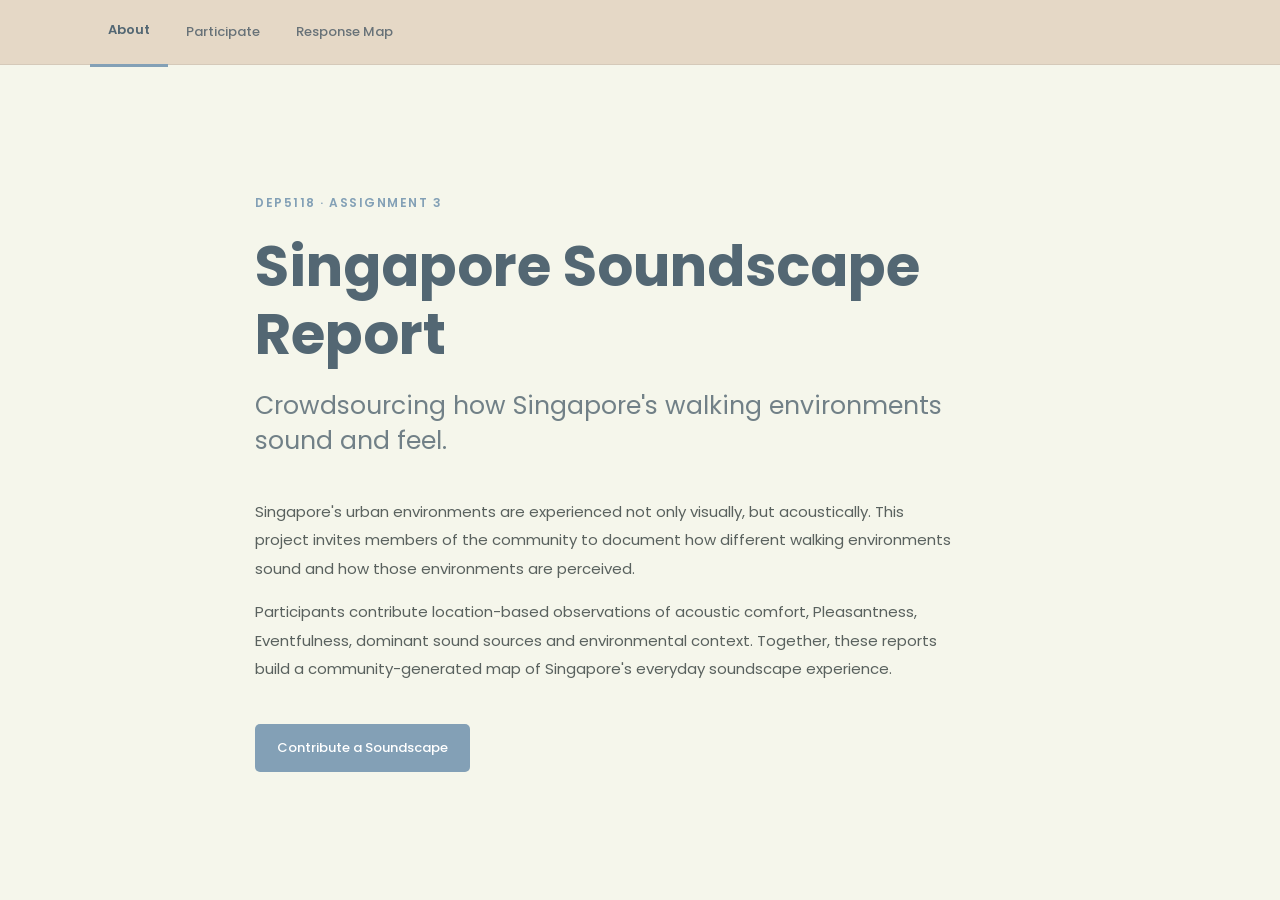
<file: index.html>
<!DOCTYPE html>
<html>
<head>
    <title>Singapore Soundscape Report</title>
    <link rel="stylesheet" href="css/style.css"> 
    <meta charset='utf-8' />
</head>
<body>
    <div class="topnav">
        <a class="active" href="index.html">About</a>
        <a href="crowdsourcing.html">Participate</a>
        <a href="map.html">Response Map</a>

    </div>
    <div class="hero">

        <p class="eyebrow">DEP5118 · Assignment 3</p>

        <h1>Singapore Soundscape Report</h1>

        <h2>
            Crowdsourcing how Singapore's walking environments
            sound and feel.
        </h2>

        <p>
            Singapore's urban environments are experienced not only
            visually, but acoustically. This project invites members of
            the community to document how different walking environments
            sound and how those environments are perceived.
        </p>

        <p>
            Participants contribute location-based observations of
            acoustic comfort, Pleasantness, Eventfulness, dominant sound
            sources and environmental context. Together, these reports
            build a community-generated map of Singapore's everyday
            soundscape experience.
        </p>

        <a class="button" href="crowdsourcing.html">
            Contribute a Soundscape
        </a>


</body>
</html>
</file>
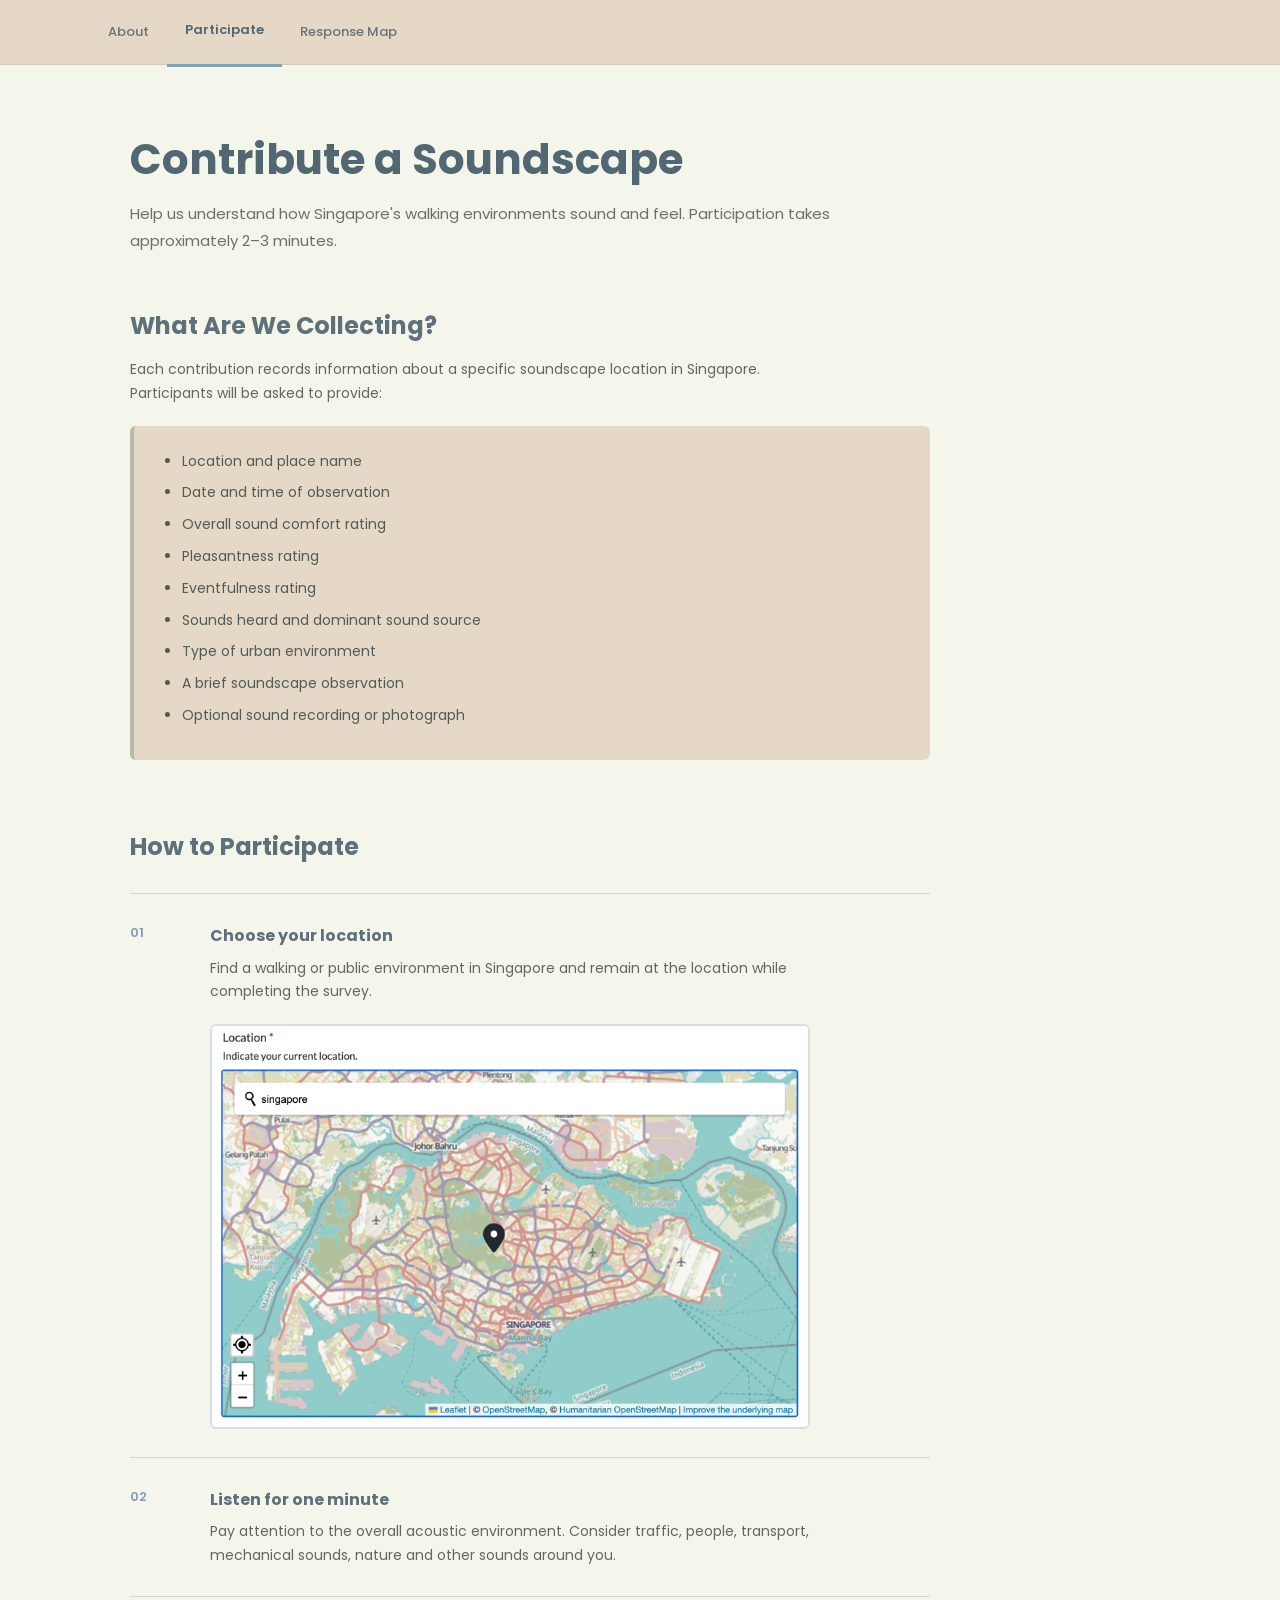
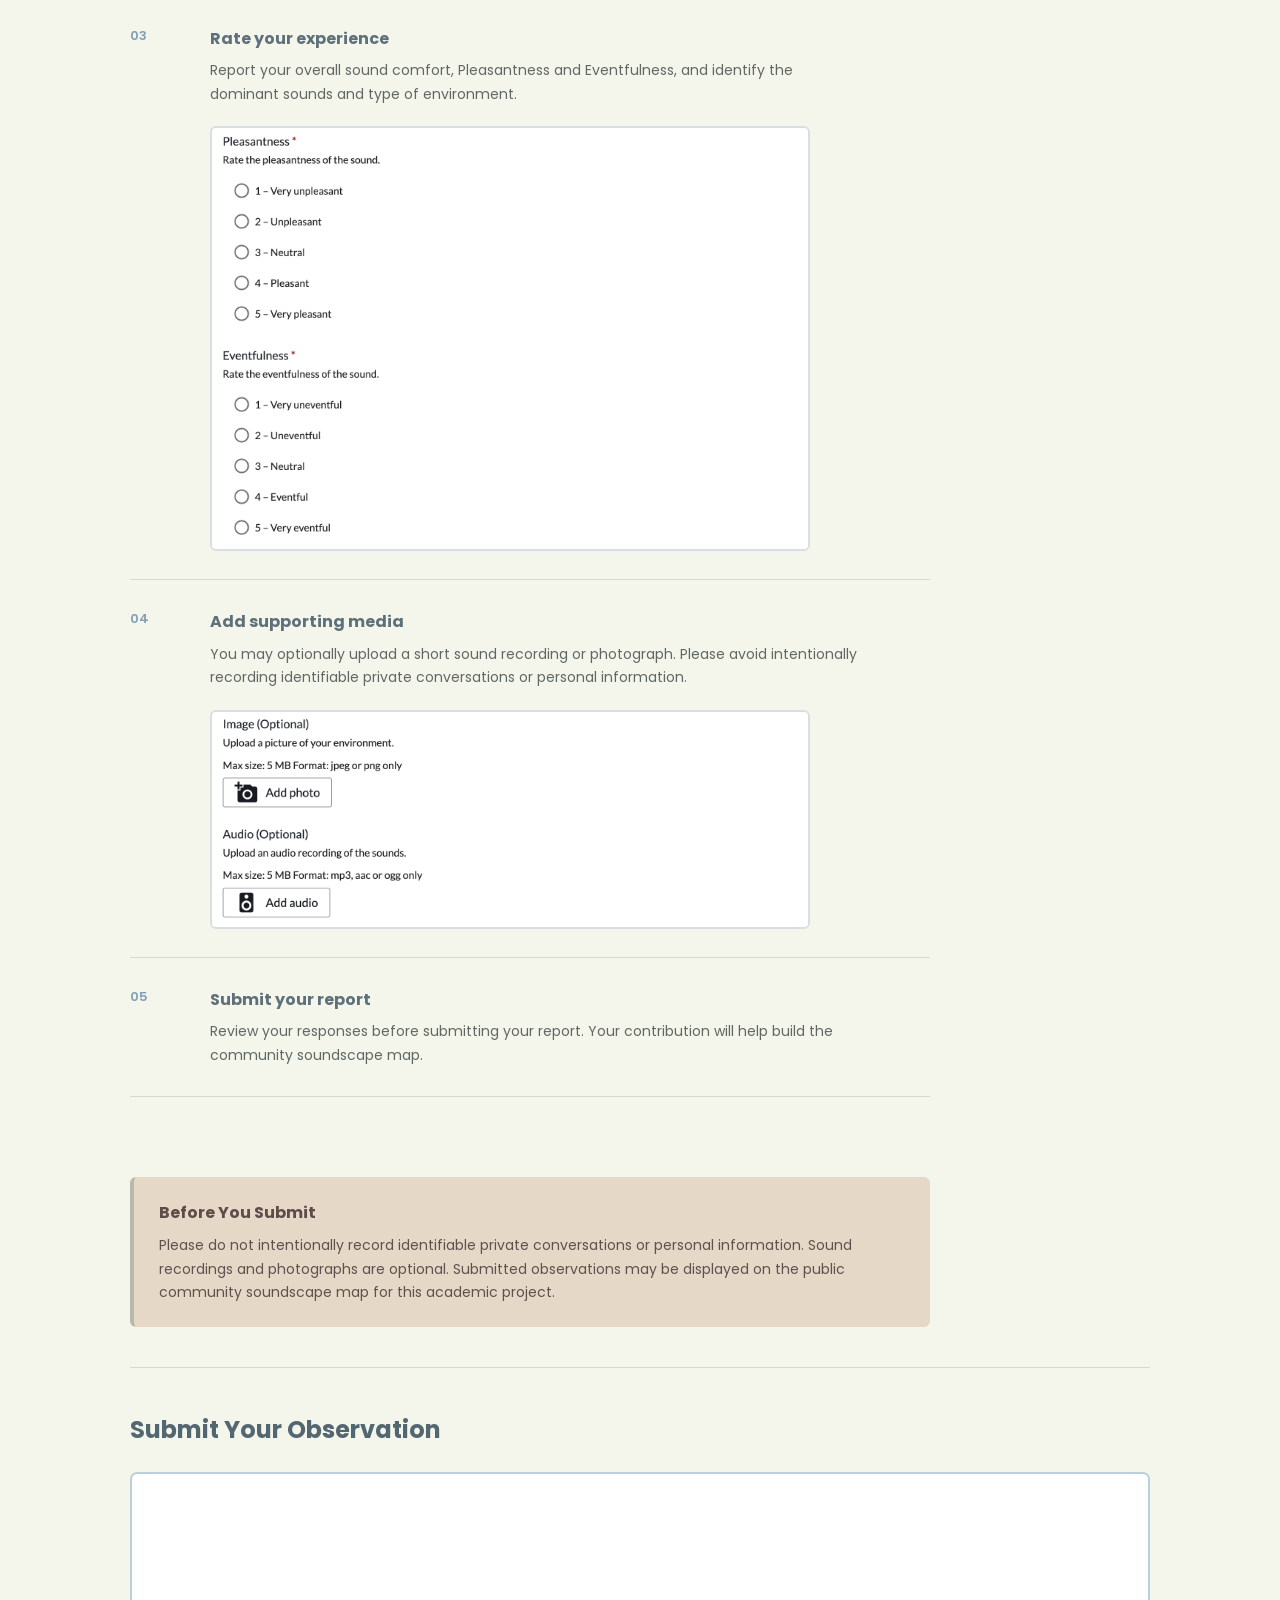
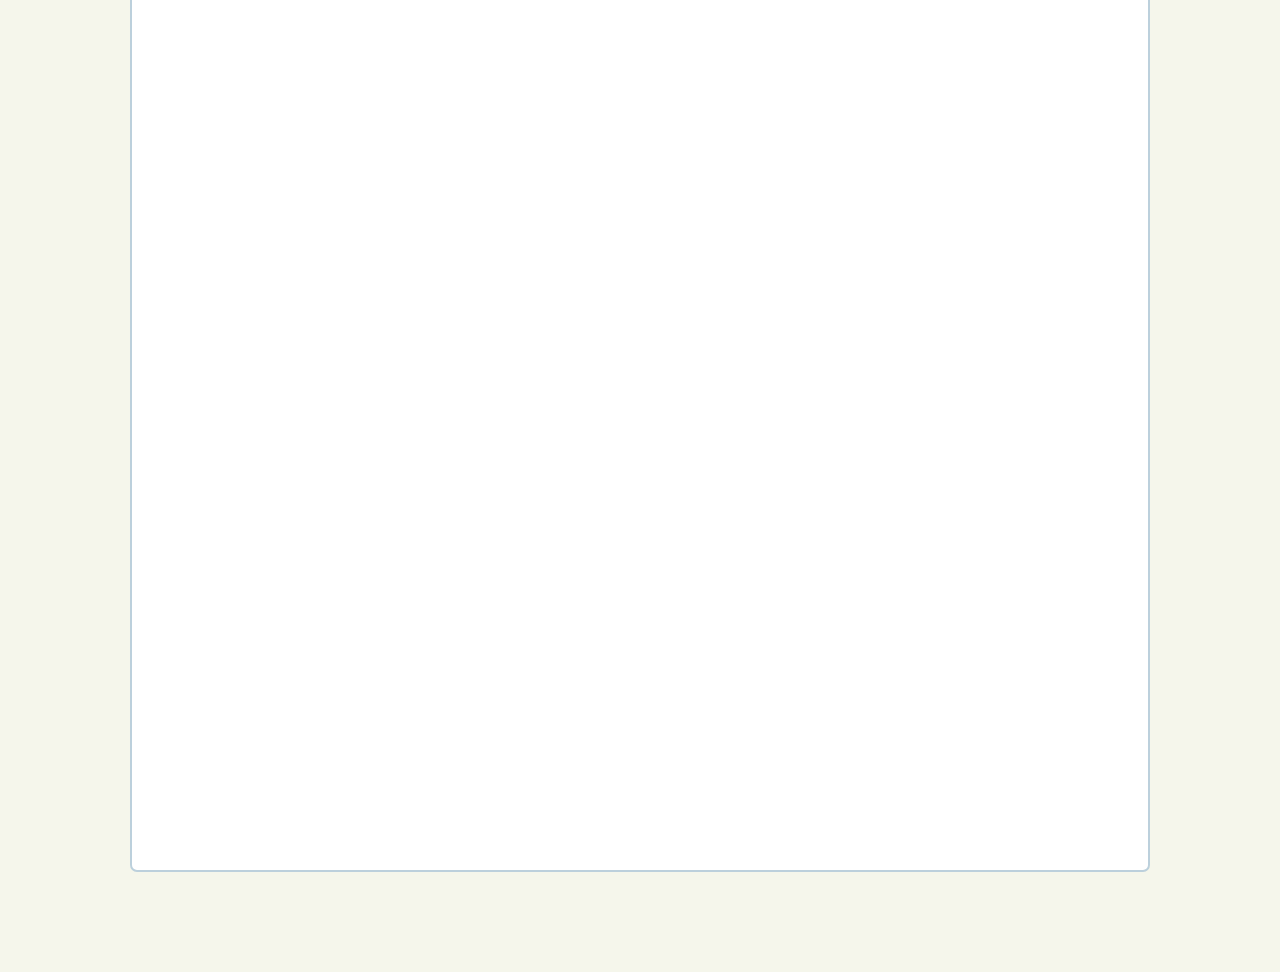
<file: crowdsourcing.html>
<!DOCTYPE html>
<html>
    
<head>
    <title>Participate | Singapore Soundscape Report</title>
    <link rel="stylesheet" href="css/style.css">
</head>

<body>   
    <div class="topnav">
        <a href="index.html">About</a>
        <a class="active" href="crowdsourcing.html">Participate</a>
        <a href="map.html">Response Map</a> 
    </div>
    <div class="page-container">

        <h1>Contribute a Soundscape</h1>

        <p class="intro">
            Help us understand how Singapore's walking environments
            sound and feel. Participation takes approximately
            2–3 minutes.
        </p>

        <div class="data-collected">

            <h2>What Are We Collecting?</h2>

            <p>
                Each contribution records information about a specific
                soundscape location in Singapore. Participants will be
                asked to provide:
            </p>

            <ul>
                <li>Location and place name</li>
                <li>Date and time of observation</li>
                <li>Overall sound comfort rating</li>
                <li>Pleasantness rating</li>
                <li>Eventfulness rating</li>
                <li>Sounds heard and dominant sound source</li>
                <li>Type of urban environment</li>
                <li>A brief soundscape observation</li>
                <li>Optional sound recording or photograph</li>
            </ul>

        </div>


        <div class="instructions">

            <h2>How to Participate</h2>


            <div class="instruction-step">

                <span class="step-number">01</span>

                <div>
                    <h3>Choose your location</h3>

                    <p>
                        Find a walking or public environment in Singapore
                        and remain at the location while completing the
                        survey.
                    </p>

                    <img
                        class="instruction-image"
                        src="Images/location-guide.png"
                        alt="Example showing how to select the observation location">
                </div>

            </div>


            <div class="instruction-step">

                <span class="step-number">02</span>

                <div>
                    <h3>Listen for one minute</h3>

                    <p>
                        Pay attention to the overall acoustic environment.
                        Consider traffic, people, transport, mechanical
                        sounds, nature and other sounds around you.
                    </p>
                </div>

            </div>


            <div class="instruction-step">

                <span class="step-number">03</span>

                <div>
                    <h3>Rate your experience</h3>

                    <p>
                        Report your overall sound comfort, Pleasantness
                        and Eventfulness, and identify the dominant sounds
                        and type of environment.
                    </p>

                    <img
                        class="instruction-image"
                        src="Images/rating-guide.png"
                        alt="Example showing the soundscape rating questions">
                </div>

            </div>


            <div class="instruction-step">

                <span class="step-number">04</span>

                <div>
                    <h3>Add supporting media</h3>

                    <p>
                        You may optionally upload a short sound recording
                        or photograph. Please avoid intentionally recording
                        identifiable private conversations or personal
                        information.
                    </p>

                    <img
                        class="instruction-image"
                        src="Images/media-guide.png"
                        alt="Example showing how to submit a completed soundscape report">
                </div>

            </div>


            <div class="instruction-step">

                <span class="step-number">05</span>

                <div>
                    <h3>Submit your report</h3>

                    <p>
                        Review your responses before submitting your report.
                        Your contribution will help build the community
                        soundscape map.
                    </p>
                </div>

            </div>

        </div>

        <div class="privacy-note">

            <h3>Before You Submit</h3>

            <p>
                Please do not intentionally record identifiable private
                conversations or personal information. Sound recordings and
                photographs are optional. Submitted observations may be displayed
                on the public community soundscape map for this academic project.
            </p>

        </div>


        <div class="survey-section">

            <h2>Submit Your Observation</h2>

            <iframe
                src="https://singaporesoundscape.ushahidi.io/post/create/2"
                width="100%"
                height="1000"
                frameborder="0"
                allow="geolocation; microphone"
                title="Singapore Soundscape Report Survey">
            </iframe>

        </div>

    </div>
</body>
</html>
</file>
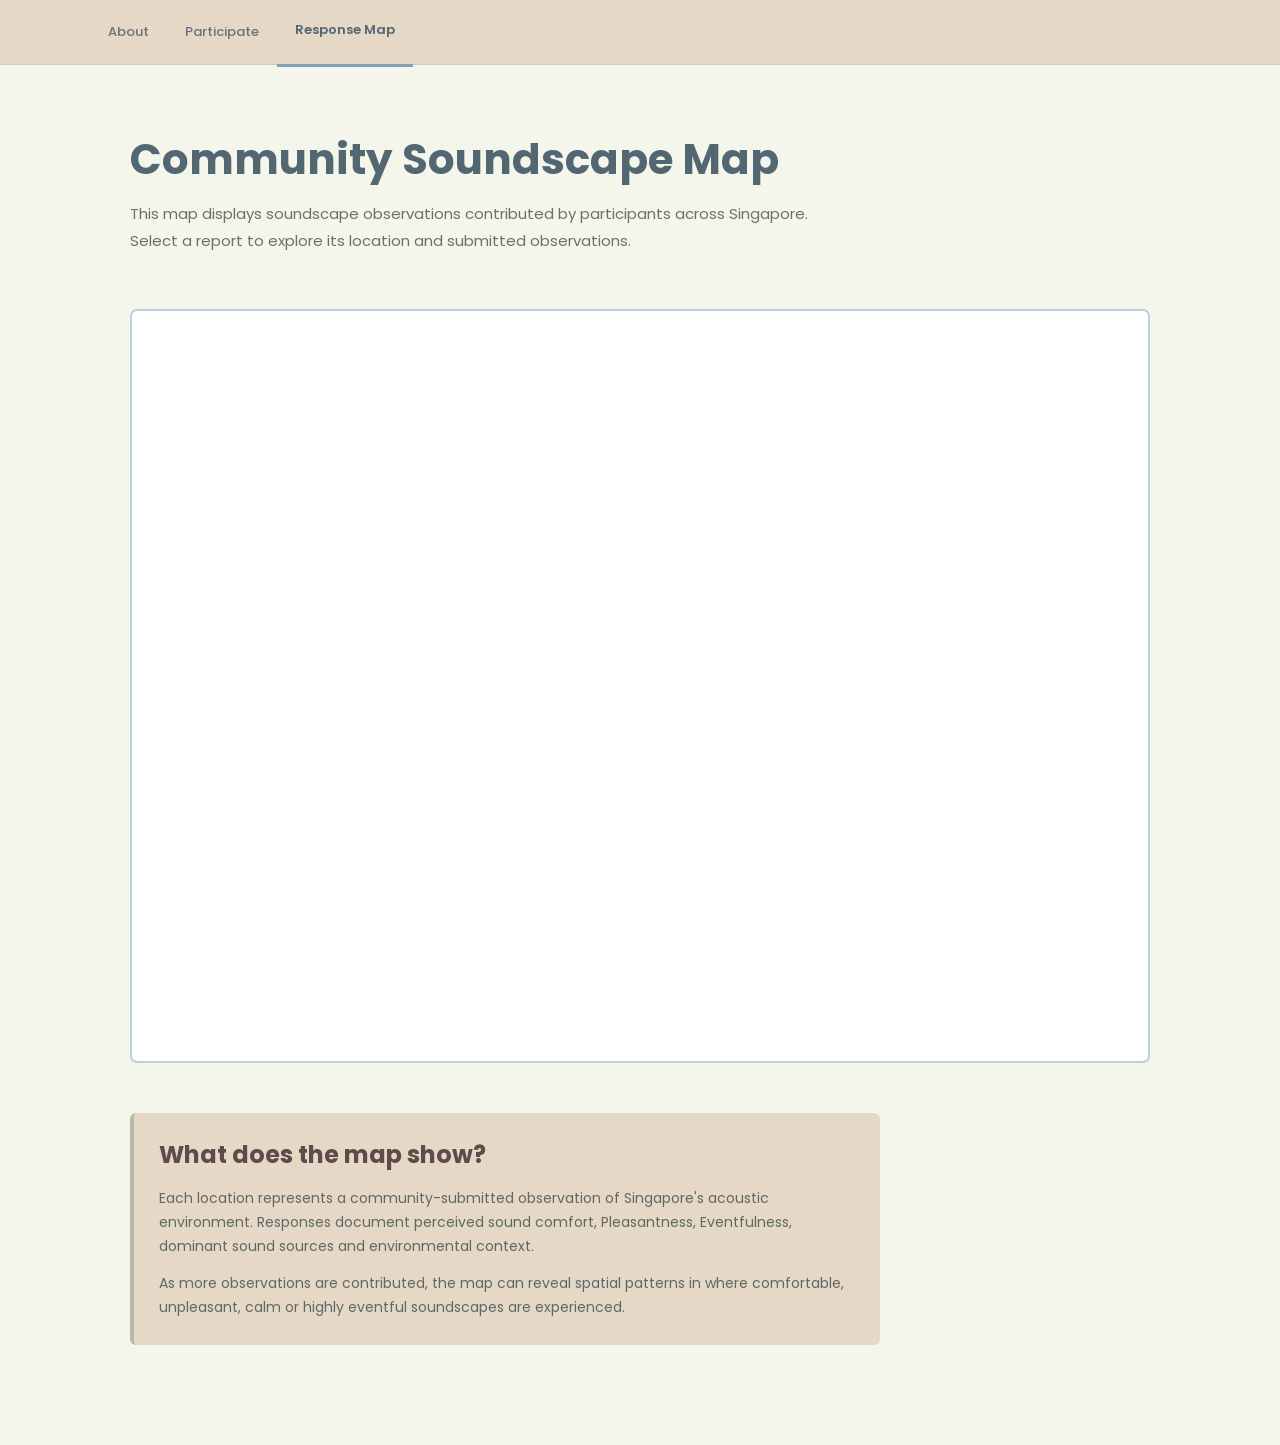
<file: map.html>
<!DOCTYPE html>
<html>
<head>
    <title>Response Map | Singapore Soundscape Report</title>
    <link rel="stylesheet" href="css/style.css">
</head>

<body>
    <div class="topnav">
        <a href="index.html">About</a>
        <a href="crowdsourcing.html">Participate</a>
        <a class="active" href="map.html">Response Map</a>
    </div>
    <div class="page-container">

        <h1>Community Soundscape Map</h1>

        <p class="intro">
            This map displays soundscape observations contributed by
            participants across Singapore. Select a report to explore
            its location and submitted observations.
        </p>


        <div class="map-frame">

            <iframe
                src="https://singaporesoundscape.ushahidi.io/map"
                width="100%"
                height="750"
                frameborder="0"
                allowfullscreen
                title="Singapore Soundscape Response Map">
            </iframe>

        </div>


        <div class="map-explanation">

            <h2>What does the map show?</h2>

            <p>
                Each location represents a community-submitted
                observation of Singapore's acoustic environment.
                Responses document perceived sound comfort,
                Pleasantness, Eventfulness, dominant sound sources
                and environmental context.
            </p>

            <p>
                As more observations are contributed, the map can
                reveal spatial patterns in where comfortable,
                unpleasant, calm or highly eventful soundscapes
                are experienced.
            </p>

        </div>

    </div>
</body>
</html>
</file>
<file: css/style.css>
/* ==================================================
   SINGAPORE SOUNDSCAPE REPORT
   DEP5118 Assignment 3

   COLOUR PALETTE
   Ivory        #F5F6EB
   Sage Green   #B6BAA8
   Dusty Rose   #D0A19D
   Sand Stone   #E5D8C6
   Dusty Blue   #83A0B6
   ================================================== */

@import url('https://fonts.googleapis.com/css2?family=Poppins:wght@400;500;600&display=swap');


/* ==================================================
   GENERAL
   ================================================== */

* {
    box-sizing: border-box;
}

html {
    scroll-behavior: smooth;
}

body {
    margin: 0;
    padding: 0;

    font-family: 'Poppins', sans-serif;

    color: #4D514E;
    background-color: #F5F6EB;

    line-height: 1.7;
}

h1,
h2,
h3,
p {
    margin-top: 0;
}

h1 {
    font-size: 42px;
    line-height: 1.2;
    margin-bottom: 25px;

    color: #536773;
}

h2 {
    font-size: 24px;
    line-height: 1.4;
    margin-bottom: 20px;

    color: #5E707A;
}

h3 {
    font-size: 16px;
    margin-bottom: 7px;

    color: #5E707A;
}

p {
    font-size: 14px;
}


/* ==================================================
   NAVIGATION
   ================================================== */

.topnav {
    width: 100%;
    height: 65px;

    display: flex;
    align-items: center;

    padding: 0 7%;

    background-color: #E5D8C6;
    border-bottom: 1px solid #D5C9B9;

    position: sticky;
    top: 0;
    z-index: 1000;
}

.topnav a {
    color: #687278;

    padding: 22px 18px;

    text-decoration: none;
    font-size: 13px;
    font-weight: 500;

    transition:
        color 0.2s ease,
        background-color 0.2s ease;
}

.topnav a:hover {
    color: #536773;
    background-color: rgba(131, 160, 182, 0.15);
}

.topnav a.active {
    color: #536773;
    font-weight: 600;

    border-bottom: 3px solid #83A0B6;
}


/* ==================================================
   HOME PAGE
   ================================================== */

.hero {
    min-height: calc(100vh - 65px);

    display: flex;
    flex-direction: column;
    justify-content: center;

    max-width: 850px;

    margin: 0 auto;
    padding: 80px 40px;
}

.eyebrow {
    font-size: 12px;
    font-weight: 600;

    letter-spacing: 1.5px;
    text-transform: uppercase;

    margin-bottom: 20px;

    color: #83A0B6;
}

.hero h1 {
    font-size: 56px;
    margin-bottom: 20px;

    color: #536773;
}

.hero h2 {
    max-width: 700px;

    font-size: 25px;
    font-weight: 400;

    color: #718087;

    margin-bottom: 40px;
}

.hero p:not(.eyebrow) {
    max-width: 700px;

    font-size: 15px;
    line-height: 1.9;

    color: #59615E;
}


/* ==================================================
   BUTTON
   ================================================== */

.button {
    display: inline-block;
    align-self: flex-start;

    margin-top: 25px;
    padding: 13px 22px;

    background-color: #83A0B6;
    color: #FFFFFF;

    text-decoration: none;
    font-size: 13px;
    font-weight: 500;

    border-radius: 5px;

    transition:
        background-color 0.2s ease,
        transform 0.2s ease;
}

.button:hover {
    background-color: #6F8EA5;
    color: #FFFFFF;

    transform: translateY(-1px);
}


/* ==================================================
   STANDARD PAGE LAYOUT
   ================================================== */

.page-container {
    max-width: 1100px;

    margin: 0 auto;
    padding: 70px 40px 100px;
}

.page-container > h1 {
    margin-bottom: 15px;
}

.intro {
    max-width: 700px;

    color: #68716E;

    font-size: 15px;
    line-height: 1.8;

    margin-bottom: 55px;
}


/* ==================================================
   WHAT ARE WE COLLECTING?
   ================================================== */

.data-collected {
    max-width: 800px;

    margin-bottom: 70px;
}

.data-collected h2 {
    margin-bottom: 15px;
}

.data-collected p {
    max-width: 700px;

    color: #606865;
}

.data-collected ul {
    padding: 24px 30px 24px 48px;
    margin-top: 20px;

    background-color: #E5D8C6;

    border-left: 4px solid #B6BAA8;
    border-radius: 6px;
}

.data-collected li {
    margin-bottom: 8px;

    font-size: 14px;
    color: #535A57;
}


/* ==================================================
   PARTICIPATION INSTRUCTIONS
   ================================================== */

.instructions {
    max-width: 800px;

    margin-bottom: 80px;
}

.instructions > h2 {
    margin-bottom: 30px;
}

.instruction-step {
    display: grid;

    grid-template-columns: 60px 1fr;
    gap: 20px;

    padding: 28px 0;

    border-top: 1px solid #D8D8CC;
}

.instruction-step:last-child {
    border-bottom: 1px solid #D8D8CC;
}

.step-number {
    font-size: 13px;
    font-weight: 600;

    color: #83A0B6;
}

.instruction-step h3 {
    font-size: 16px;

    color: #5E707A;
}

.instruction-step p {
    max-width: 650px;

    margin-bottom: 0;

    color: #606865;
}


/* ==================================================
   INSTRUCTION IMAGES
   ================================================== */

.instruction-image {
    display: block;

    width: 100%;
    max-width: 600px;

    margin-top: 20px;

    background-color: #FFFFFF;

    border: 2px solid #D7DFE3;
    border-radius: 6px;
}

.image-caption {
    margin-top: 7px !important;

    font-size: 11px !important;
    color: #7A817E !important;
}


/* ==================================================
   PRIVACY NOTE
   ================================================== */

.privacy-note {
    max-width: 800px;

    margin: 40px 0;
    padding: 22px 25px;

    background-color: #E5D8C6;

    border-left: 4px solid #B6BAA8;
    border-radius: 6px;
}

.privacy-note h3 {
    margin-bottom: 8px;

    color: #5F4C4A;
}

.privacy-note p {
    margin-bottom: 0;

    color: #5F514F;
}


/* ==================================================
   USHAHIDI SURVEY
   ================================================== */

.survey-section {
    margin-top: 40px;

    padding-top: 45px;

    border-top: 1px solid #D8D8CC;
}

.survey-section h2 {
    margin-bottom: 25px;

    color: #536773;
}

.survey-section iframe {
    display: block;

    width: 100%;

    background-color: #FFFFFF;

    border: 2px solid #BCD0DC;
    border-radius: 7px;
}


/* ==================================================
   RESPONSE MAP
   ================================================== */

.map-frame {
    width: 100%;

    margin-top: 30px;
    margin-bottom: 50px;

    background-color: #FFFFFF;

    border: 2px solid #BCD0DC;
    border-radius: 7px;

    overflow: hidden;
}

.map-frame iframe {
    display: block;

    width: 100%;

    border: 0;
}

.map-explanation {
    max-width: 750px;

    padding: 25px;

    background-color: #E5D8C6;

    border-left: 4px solid #B6BAA8;
    border-radius: 6px;
}

.map-explanation h2 {
    margin-bottom: 15px;

    color: #5F4C4A;
}

.map-explanation p {
    color: #606865;
}

.map-explanation p:last-child {
    margin-bottom: 0;
}


/* ==================================================
   LINKS
   ================================================== */

a {
    color: #718FA6;
}

a:hover {
    color: #536773;
}


/* ==================================================
   TEXT SELECTION
   ================================================== */

::selection {
    background-color: #BCD1DE;
    color: #4B5960;
}


/* ==================================================
   MOBILE
   ================================================== */

@media (max-width: 750px) {

    .topnav {
        padding: 0 15px;
    }

    .topnav a {
        padding: 22px 10px;
        font-size: 11px;
    }

    .hero {
        padding: 60px 25px;
    }

    .hero h1 {
        font-size: 38px;
    }

    .hero h2 {
        font-size: 20px;
    }

    .page-container {
        padding: 50px 25px 80px;
    }

    h1 {
        font-size: 32px;
    }

    .instruction-step {
        grid-template-columns: 40px 1fr;
        gap: 12px;
    }

    .survey-section iframe {
        height: 900px;
    }

    .map-frame iframe {
        height: 600px;
    }
}
</file>
